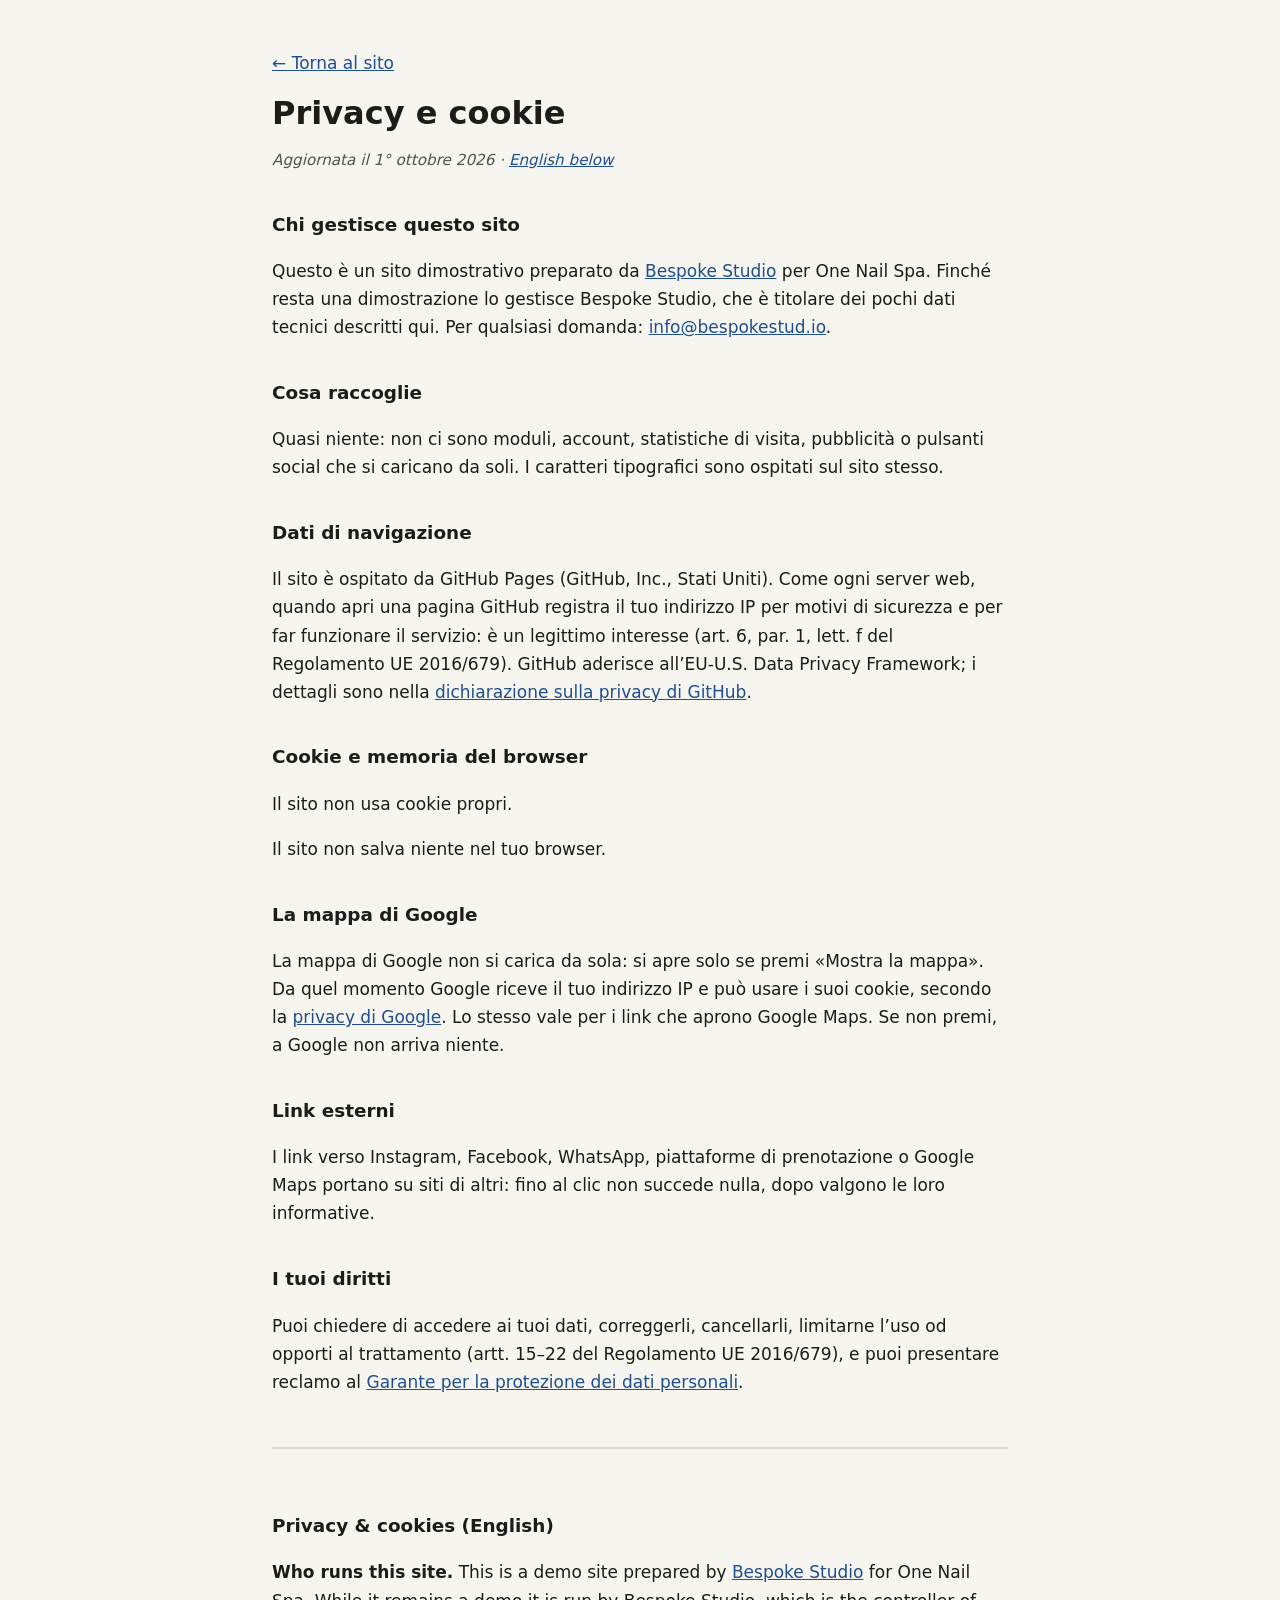
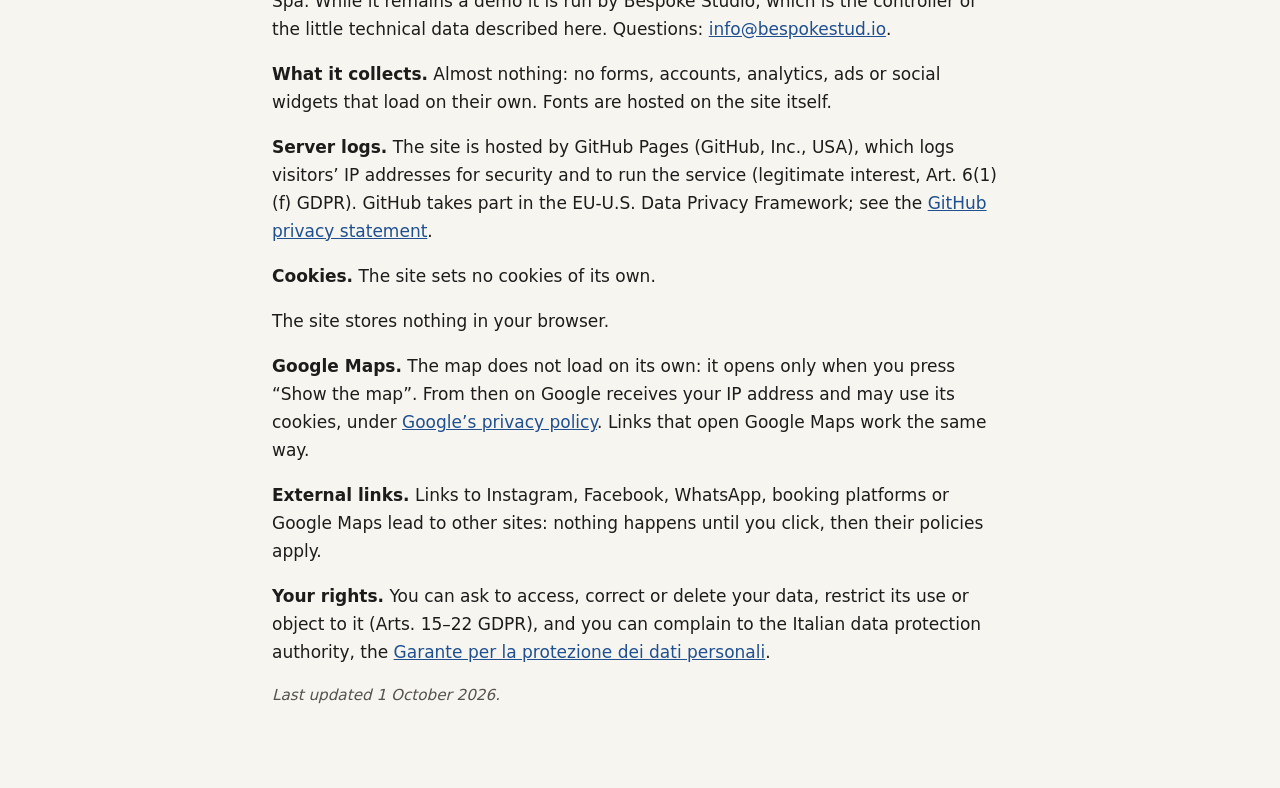
<file: privacy.html>
<!DOCTYPE html>
<html lang="it">
<head>
  <meta charset="UTF-8">
  <meta name="viewport" content="width=device-width, initial-scale=1.0">
  <meta name="robots" content="noindex">
  <title>Privacy e cookie · One Nail Spa</title>
  <meta name="description" content="Informativa privacy e cookie del sito One Nail Spa.">
  <style>
    body { margin: 0; background: #f7f5f0; color: #1d1c1a; font: 17px/1.65 system-ui, -apple-system, "Segoe UI", Roboto, sans-serif; }
    main { max-width: 46rem; margin: 0 auto; padding: 32px 20px 64px; }
    h1 { font-size: 2rem; line-height: 1.2; margin: 0.4em 0 0.2em; }
    h2 { font-size: 1.15rem; margin: 2em 0 0.4em; }
    a { color: #1f4f8f; }
    .data { color: #55524c; font-style: italic; font-size: 0.95rem; }
    .en { margin-top: 3em; padding-top: 1.5em; border-top: 2px solid #ddd8cc; }
    code { font-size: 0.9em; background: #ebe7dc; padding: 0 4px; border-radius: 3px; }
  </style>
</head>
<body>
<main>
  <p><a href="index.html">← Torna al sito</a></p>
  <h1>Privacy e cookie</h1>
  <p class="data">Aggiornata il 1° ottobre 2026 · <a href="#english" lang="en">English below</a></p>
  <h2>Chi gestisce questo sito</h2>
  <p>Questo è un sito dimostrativo preparato da <a href="https://bespokestud.io" rel="noopener">Bespoke Studio</a> per One Nail Spa. Finché resta una dimostrazione lo gestisce Bespoke Studio, che è titolare dei pochi dati tecnici descritti qui. Per qualsiasi domanda: <a href="mailto:info@bespokestud.io">info@bespokestud.io</a>.</p>
  <h2>Cosa raccoglie</h2>
  <p>Quasi niente: non ci sono moduli, account, statistiche di visita, pubblicità o pulsanti social che si caricano da soli. I caratteri tipografici sono ospitati sul sito stesso.</p>
  <h2>Dati di navigazione</h2>
  <p>Il sito è ospitato da GitHub Pages (GitHub, Inc., Stati Uniti). Come ogni server web, quando apri una pagina GitHub registra il tuo indirizzo IP per motivi di sicurezza e per far funzionare il servizio: è un legittimo interesse (art. 6, par. 1, lett. f del Regolamento UE 2016/679). GitHub aderisce all’EU-U.S. Data Privacy Framework; i dettagli sono nella <a href="https://docs.github.com/site-policy/privacy-policies/github-general-privacy-statement" rel="noopener">dichiarazione sulla privacy di GitHub</a>.</p>
  
  <h2>Cookie e memoria del browser</h2>
  <p>Il sito non usa cookie propri.</p>
  <p>Il sito non salva niente nel tuo browser.</p>
  <h2>La mappa di Google</h2>
  <p>La mappa di Google non si carica da sola: si apre solo se premi «Mostra la mappa». Da quel momento Google riceve il tuo indirizzo IP e può usare i suoi cookie, secondo la <a href="https://policies.google.com/privacy?hl=it" rel="noopener">privacy di Google</a>. Lo stesso vale per i link che aprono Google Maps. Se non premi, a Google non arriva niente.</p>
  <h2>Link esterni</h2>
  <p>I link verso Instagram, Facebook, WhatsApp, piattaforme di prenotazione o Google Maps portano su siti di altri: fino al clic non succede nulla, dopo valgono le loro informative.</p>
  
  <h2>I tuoi diritti</h2>
  <p>Puoi chiedere di accedere ai tuoi dati, correggerli, cancellarli, limitarne l’uso od opporti al trattamento (artt. 15–22 del Regolamento UE 2016/679), e puoi presentare reclamo al <a href="https://www.garanteprivacy.it" rel="noopener">Garante per la protezione dei dati personali</a>.</p>
  <div class="en" id="english" lang="en">
    <h2>Privacy &amp; cookies (English)</h2>
    <p><strong>Who runs this site.</strong> This is a demo site prepared by <a href="https://bespokestud.io" rel="noopener">Bespoke Studio</a> for One Nail Spa. While it remains a demo it is run by Bespoke Studio, which is the controller of the little technical data described here. Questions: <a href="mailto:info@bespokestud.io">info@bespokestud.io</a>.</p>
    <p><strong>What it collects.</strong> Almost nothing: no forms, accounts, analytics, ads or social widgets that load on their own. Fonts are hosted on the site itself.</p>
    <p><strong>Server logs.</strong> The site is hosted by GitHub Pages (GitHub, Inc., USA), which logs visitors’ IP addresses for security and to run the service (legitimate interest, Art. 6(1)(f) GDPR). GitHub takes part in the EU-U.S. Data Privacy Framework; see the <a href="https://docs.github.com/site-policy/privacy-policies/github-general-privacy-statement" rel="noopener">GitHub privacy statement</a>.</p>
    
    <p><strong>Cookies.</strong> The site sets no cookies of its own.</p>
    <p>The site stores nothing in your browser.</p>
    <p><strong>Google Maps.</strong> The map does not load on its own: it opens only when you press “Show the map”. From then on Google receives your IP address and may use its cookies, under <a href="https://policies.google.com/privacy?hl=en" rel="noopener">Google’s privacy policy</a>. Links that open Google Maps work the same way.</p>
    <p><strong>External links.</strong> Links to Instagram, Facebook, WhatsApp, booking platforms or Google Maps lead to other sites: nothing happens until you click, then their policies apply.</p>
    
    <p><strong>Your rights.</strong> You can ask to access, correct or delete your data, restrict its use or object to it (Arts. 15–22 GDPR), and you can complain to the Italian data protection authority, the <a href="https://www.garanteprivacy.it" rel="noopener">Garante per la protezione dei dati personali</a>.</p>
    <p class="data">Last updated 1 October 2026.</p>
  </div>
</main>
</body>
</html>
</file>
